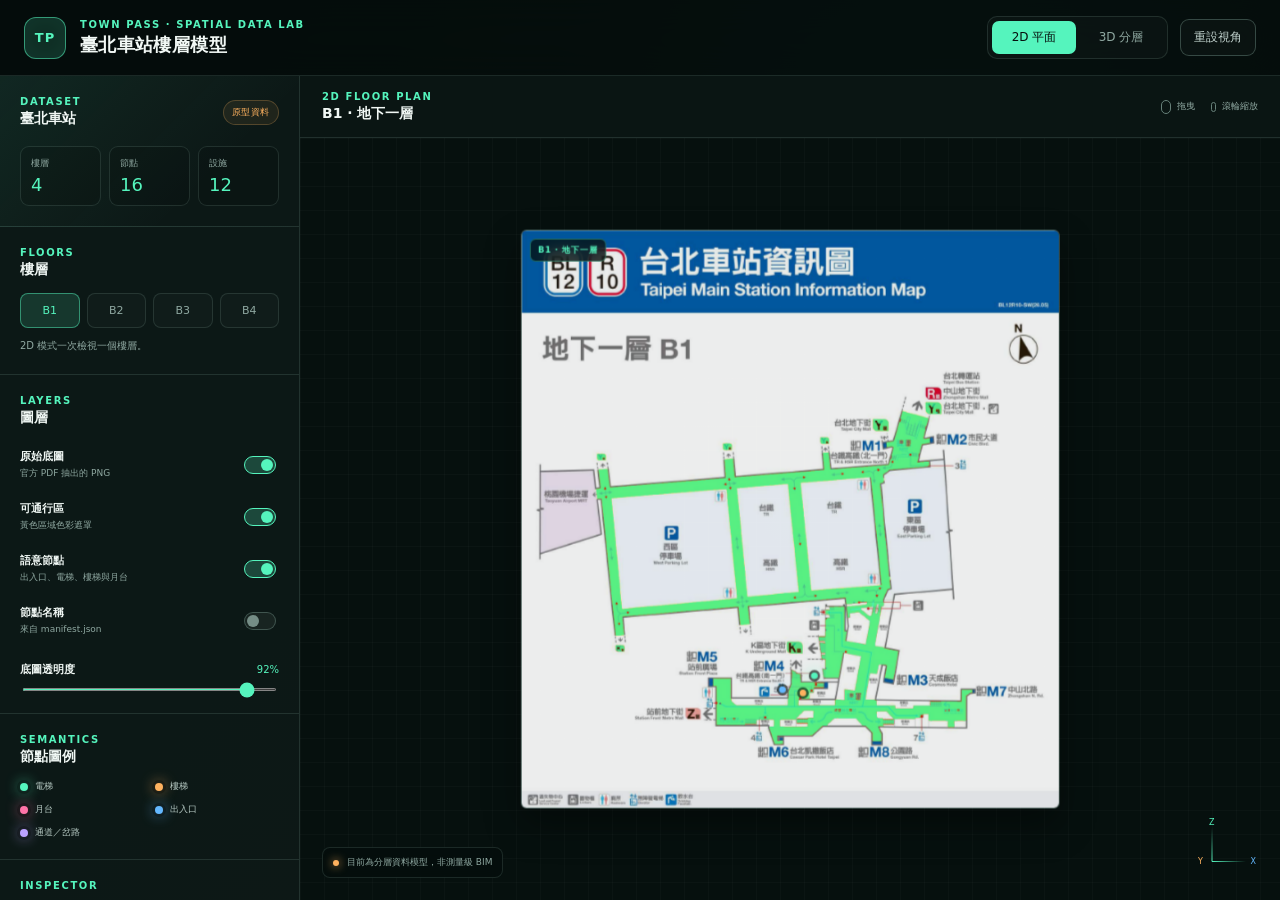
<file: floorplan_viewer/index.html>
<!doctype html>
<html lang="zh-Hant">
  <head>
    <meta charset="UTF-8" />
    <meta name="viewport" content="width=device-width, initial-scale=1.0" />
    <meta
      name="description"
      content="臺北車站 B1–B4 樓層圖 2D／3D 資料模型檢視器"
    />
    <title>臺北車站｜樓層模型檢視器</title>
    <link rel="stylesheet" href="./style.css" />
  </head>
  <body>
    <div class="app-shell">
      <header class="topbar">
        <div class="brand-block">
          <div class="brand-mark" aria-hidden="true">TP</div>
          <div>
            <p class="eyebrow">TOWN PASS · SPATIAL DATA LAB</p>
            <h1>臺北車站樓層模型</h1>
          </div>
        </div>

        <div class="topbar-actions">
          <div class="segmented" aria-label="檢視模式">
            <button class="mode-button" data-mode="2d" type="button" aria-pressed="false">
              2D 平面
            </button>
            <button class="mode-button" data-mode="3d" type="button" aria-pressed="false">
              3D 分層
            </button>
          </div>
          <button id="resetView" class="ghost-button" type="button">重設視角</button>
        </div>
      </header>

      <main class="workspace">
        <aside class="control-panel" aria-label="地圖控制">
          <section class="panel-section summary-section">
            <div class="section-heading">
              <div>
                <p class="section-kicker">DATASET</p>
                <h2 id="stationName">載入中…</h2>
              </div>
              <span id="dataStatus" class="status-pill">讀取中</span>
            </div>
            <dl class="summary-grid">
              <div><dt>樓層</dt><dd id="floorCount">—</dd></div>
              <div><dt>節點</dt><dd id="nodeCount">—</dd></div>
              <div><dt>設施</dt><dd id="facilityCount">—</dd></div>
            </dl>
          </section>

          <section class="panel-section">
            <div class="section-heading compact">
              <div>
                <p class="section-kicker">FLOORS</p>
                <h2>樓層</h2>
              </div>
            </div>
            <div id="floorButtons" class="floor-buttons" aria-label="選擇樓層"></div>
            <p id="floorHelp" class="control-help">2D 模式一次檢視一個樓層。</p>
          </section>

          <section class="panel-section">
            <div class="section-heading compact">
              <div>
                <p class="section-kicker">LAYERS</p>
                <h2>圖層</h2>
              </div>
            </div>
            <div class="toggle-list">
              <label class="toggle-row">
                <span><b>原始底圖</b><small>官方 PDF 抽出的 PNG</small></span>
                <input id="showBase" type="checkbox" checked />
              </label>
              <label class="toggle-row">
                <span><b>可通行區</b><small>黃色區域色彩遮罩</small></span>
                <input id="showMask" type="checkbox" checked />
              </label>
              <label class="toggle-row">
                <span><b>語意節點</b><small>出入口、電梯、樓梯與月台</small></span>
                <input id="showNodes" type="checkbox" checked />
              </label>
              <label class="toggle-row">
                <span><b>節點名稱</b><small>來自 manifest.json</small></span>
                <input id="showLabels" type="checkbox" />
              </label>
            </div>

            <label class="range-control" for="baseOpacity">
              <span><b>底圖透明度</b><output id="baseOpacityValue">92%</output></span>
              <input id="baseOpacity" type="range" min="15" max="100" value="92" />
            </label>

            <label id="spacingControl" class="range-control is-hidden" for="floorSpacing">
              <span><b>樓層間距</b><output id="floorSpacingValue">112</output></span>
              <input id="floorSpacing" type="range" min="40" max="220" value="112" />
            </label>
          </section>

          <section class="panel-section legend-section">
            <div class="section-heading compact">
              <div>
                <p class="section-kicker">SEMANTICS</p>
                <h2>節點圖例</h2>
              </div>
            </div>
            <div id="legend" class="legend"></div>
          </section>

          <section id="nodeInspector" class="panel-section inspector-section" aria-live="polite">
            <p class="section-kicker">INSPECTOR</p>
            <p class="empty-inspector">點選地圖上的節點查看資料。</p>
          </section>
        </aside>

        <section class="viewport-panel" aria-label="樓層模型">
          <div class="viewport-header">
            <div>
              <p id="viewEyebrow" class="section-kicker">2D FLOOR PLAN</p>
              <h2 id="viewTitle">B1 · 地下一層</h2>
            </div>
            <div class="interaction-help">
              <span><i class="mouse-icon"></i>拖曳</span>
              <span><i class="wheel-icon"></i>滾輪縮放</span>
            </div>
          </div>

          <div id="scene" class="scene mode-2d" tabindex="0">
            <div class="grid-floor" aria-hidden="true"></div>
            <div id="world" class="world"></div>
            <div id="loadingState" class="loading-state">
              <span class="loading-spinner"></span>
              <p>正在讀取地圖模型…</p>
            </div>
            <div id="errorState" class="error-state is-hidden" role="alert"></div>
            <div class="axis-widget" aria-hidden="true">
              <span class="axis-z">Z</span>
              <span class="axis-x">X</span>
              <span class="axis-y">Y</span>
            </div>
            <div class="prototype-note">
              <span class="pulse-dot"></span>
              目前為分層資料模型，非測量級 BIM
            </div>
          </div>
        </section>
      </main>
    </div>

    <script src="./app.js" defer></script>
  </body>
</html>
</file>
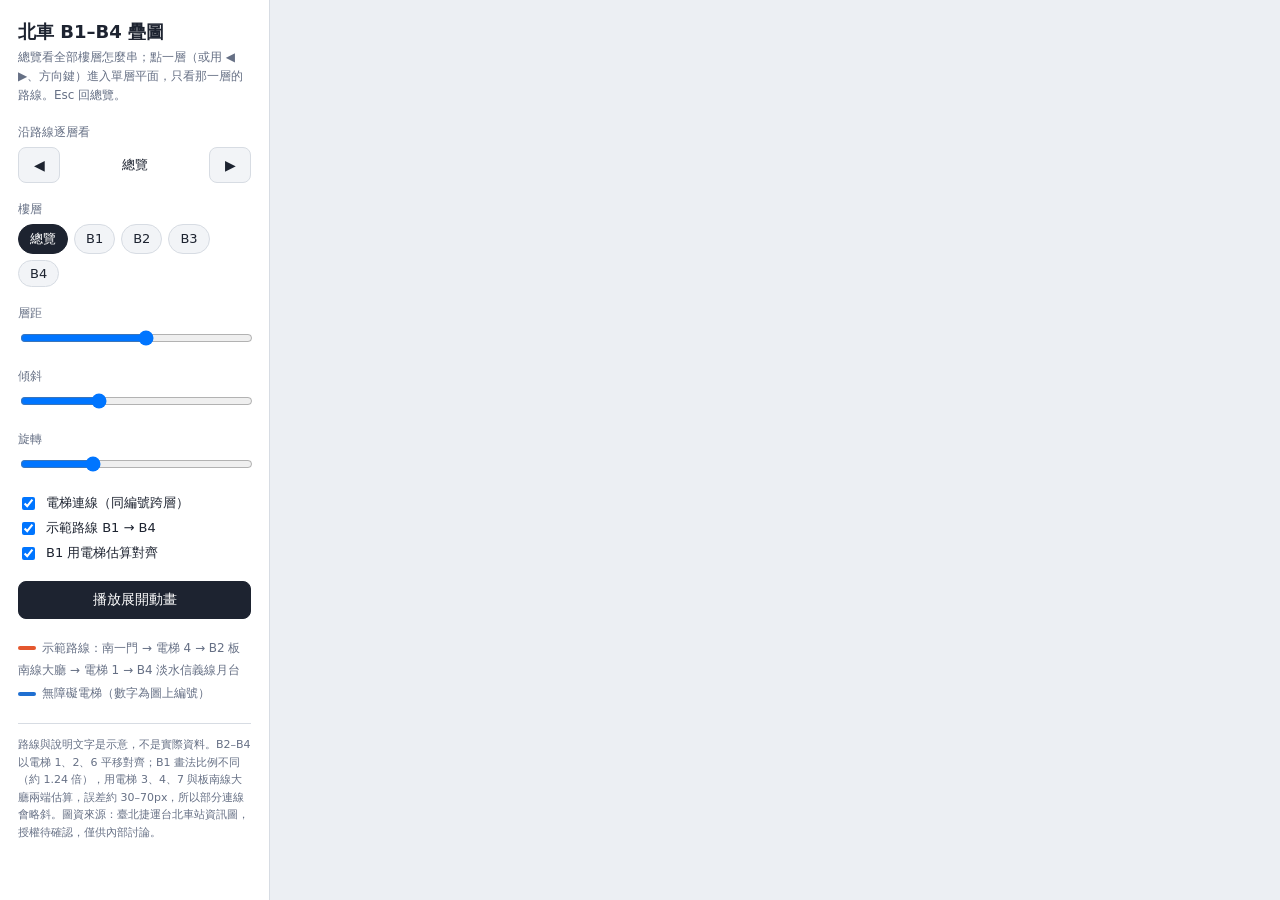
<file: tools/floor_stack/template.html>
<!doctype html>
<html lang="zh-Hant">
<head>
<meta charset="utf-8">
<meta name="viewport" content="width=device-width, initial-scale=1">
<title>北車四層疊圖</title>
<style>
  :root { --bg:#eceff3; --panel:#ffffff; --ink:#1d2330; --muted:#667085; --line:#d7dce3; --route:#e4572e; --elev:#1f6fd1; --chip:#f2f4f7; }
  * { box-sizing: border-box; }
  html, body { margin:0; height:100%; background:var(--bg); color:var(--ink);
    font-family:"Noto Sans TC","Microsoft JhengHei","PingFang TC",system-ui,sans-serif; }
  #wrap { display:flex; height:100%; }
  #side { width:270px; flex:none; padding:20px 18px; background:var(--panel); border-right:1px solid var(--line); overflow:auto; }
  #stage { flex:1; position:relative; min-height:0; }
  canvas { position:absolute; inset:0; width:100%; height:100%; display:block; }
  h1 { font-size:18px; margin:0 0 4px; }
  .sub { font-size:12px; color:var(--muted); margin:0 0 18px; line-height:1.6; }
  .group { margin-bottom:18px; transition:opacity .3s; }
  .group.muted { opacity:.38; pointer-events:none; }
  .label { font-size:12px; color:var(--muted); margin-bottom:6px; display:flex; justify-content:space-between; }
  .chips { display:flex; flex-wrap:wrap; gap:6px; }
  .chips button { border:1px solid var(--line); background:var(--chip); color:var(--ink); padding:5px 11px; border-radius:999px; font:inherit; font-size:13px; cursor:pointer; }
  .chips button[aria-pressed="true"] { background:var(--ink); color:#fff; border-color:var(--ink); }
  .stepper { display:flex; align-items:center; gap:8px; }
  .stepper button { width:42px; height:36px; border-radius:8px; border:1px solid var(--line); background:var(--chip); color:var(--ink); font-size:14px; cursor:pointer; }
  .stepper button:disabled { opacity:.35; cursor:default; }
  .stepper span { flex:1; text-align:center; font-size:13px; }
  input[type=range] { width:100%; }
  .check { display:flex; align-items:center; gap:8px; font-size:13px; margin:6px 0; cursor:pointer; }
  .btn { width:100%; padding:9px; border-radius:8px; border:1px solid var(--ink); background:var(--ink); color:#fff; font:inherit; font-size:14px; cursor:pointer; }
  .legend { font-size:12px; color:var(--muted); line-height:1.9; }
  .sw { display:inline-block; width:18px; height:4px; border-radius:2px; vertical-align:middle; margin-right:6px; }
  .note { font-size:11px; color:var(--muted); line-height:1.6; border-top:1px solid var(--line); padding-top:12px; }
  #caption { position:absolute; top:16px; left:50%; transform:translate(-50%,-8px); width:max-content; max-width:min(560px, calc(100% - 32px));
    display:flex; align-items:center; gap:12px; padding:10px 16px 10px 10px; background:#fff; border:1px solid var(--line); border-radius:12px;
    box-shadow:0 6px 20px rgba(20,30,50,.12); opacity:0; transition:opacity .3s, transform .3s; pointer-events:none; }
  #caption.show { opacity:1; transform:translate(-50%,0); }
  #capFloor { flex:none; background:var(--ink); color:#fff; font-weight:700; font-size:16px; border-radius:8px; padding:6px 10px; }
  #capText { font-size:15px; line-height:1.5; }
  @media (max-width:720px) {
    #wrap { flex-direction:column; height:auto; }
    #side { width:auto; border-right:0; border-bottom:1px solid var(--line); padding:16px; }
    #stage { flex:none; height:min(80vh, 130vw); }
  }
</style>
</head>
<body>
<div id="wrap">
  <aside id="side">
    <h1>北車 B1–B4 疊圖</h1>
    <p class="sub">總覽看全部樓層怎麼串；點一層（或用 ◀ ▶、方向鍵）進入單層平面，只看那一層的路線。Esc 回總覽。</p>

    <div class="group">
      <div class="label">沿路線逐層看</div>
      <div class="stepper"><button id="prev" aria-label="上一層">◀</button><span id="stepLabel">總覽</span><button id="next" aria-label="下一層">▶</button></div>
    </div>

    <div class="group">
      <div class="label">樓層</div>
      <div class="chips" id="chips">
        <button data-f="-1" aria-pressed="true">總覽</button>
        <button data-f="0">B1</button><button data-f="1">B2</button><button data-f="2">B3</button><button data-f="3">B4</button>
      </div>
    </div>

    <div id="sliders" class="group">
      <div class="group"><div class="label"><span>層距</span><span id="vGap"></span></div><input id="gap" type="range" min="0" max="700" value="380"></div>
      <div class="group"><div class="label"><span>傾斜</span><span id="vTilt"></span></div><input id="tilt" type="range" min="20" max="100" value="46"></div>
      <div class="group" style="margin-bottom:0"><div class="label"><span>旋轉</span><span id="vRot"></span></div><input id="rot" type="range" min="-60" max="60" value="-24"></div>
    </div>

    <div class="group">
      <label class="check"><input type="checkbox" id="showElev" checked>電梯連線（同編號跨層）</label>
      <label class="check"><input type="checkbox" id="showRoute" checked>示範路線 B1 → B4</label>
      <label class="check"><input type="checkbox" id="alignB1" checked>B1 用電梯估算對齊</label>
    </div>

    <div class="group"><button class="btn" id="play">播放展開動畫</button></div>

    <div class="group legend">
      <div><span class="sw" style="background:var(--route)"></span>示範路線：南一門 → 電梯 4 → B2 板南線大廳 → 電梯 1 → B4 淡水信義線月台</div>
      <div><span class="sw" style="background:var(--elev)"></span>無障礙電梯（數字為圖上編號）</div>
    </div>

    <p class="note">路線與說明文字是示意，不是實際資料。B2–B4 以電梯 1、2、6 平移對齊；B1 畫法比例不同（約 1.24 倍），用電梯 3、4、7 與板南線大廳兩端估算，誤差約 30–70px，所以部分連線會略斜。圖資來源：臺北捷運台北車站資訊圖，授權待確認，僅供內部討論。</p>
  </aside>
  <main id="stage">
    <canvas id="cv"></canvas>
    <div id="caption"><div id="capFloor"></div><div id="capText"></div></div>
  </main>
</div>

<script>
const LAYERS = __LAYERS__;
const FLOORS = [
  { id:"B1", name:"大廳・地下街",                key:"b1", M:[[1.2417,-0.0138,-115.49],[0.0138,1.2417,-339.12]], plate:[40,370,1405,1425] },
  { id:"B2", name:"板南線大廳",                  key:"b2", M:[[1,0,15],[0,1,-44]] },
  { id:"B3", name:"淡水信義線大廳・板南線月台", key:"b3", M:[[1,0,0],[0,1,0]] },
  { id:"B4", name:"淡水信義線月台",              key:"b4", M:[[1,0,8],[0,1,11]] },
];
const ID = [[1,0,0],[0,1,0]];
// elevator number -> stops [floorIndex, x, y] in that floor's own image pixels
const ELEV = {
  "1": [[1,988,1095],[2,1000,1043],[3,989,1040]],
  "2": [[2,1082,726],[3,1078,707]],
  "3": [[0,1041,600],[2,1188,385]],
  "4": [[0,652,1305],[1,606,1358]],
  "6": [[1,924,1348],[2,942,1312]],
  "7": [[0,1071,1302],[1,1212,1340]],
};
// one segment per floor walked; `via` = elevator used to arrive on this floor
const ROUTE = [
  { f:0,           pts:[[820,1100],[835,1180],[830,1290],[652,1300]],              say:"從南一門走到 4 號電梯，搭電梯下到 B2" },
  { f:1, via:"4",  pts:[[606,1358],[640,1338],[925,1330],[955,1250],[988,1095]],   say:"出電梯沿板南線大廳往東，走到 1 號電梯，搭到 B4" },
  { f:3, via:"1",  pts:[[989,1040],[1030,960],[1075,760]],                          say:"出電梯往北走，就到淡水信義線月台" },
];
const PASS = { 2: "這層不用出電梯：1 號電梯從 B2 直達 B4" };
const STEPS = [-1, ...ROUTE.map(s => s.f)];

const cv = document.getElementById("cv"), ctx = cv.getContext("2d");
const ui = id => document.getElementById(id);
const imgs = {};
const state = { focus:-1, gapAnim:null, anim:{ from:-1, to:-1, t0:0, dur:750 }, lastP:null };
const FONT = '"Noto Sans TC","Microsoft JhengHei",sans-serif';

const lerp = (a, b, t) => a + (b - a) * t;
const ease = t => t < .5 ? 4*t*t*t : 1 - Math.pow(-2*t + 2, 3) / 2;
function M(f) { return (f === 0 && !ui("alignB1").checked) ? ID : FLOORS[f].M; }
function apply(m, x, y) { return [m[0][0]*x + m[0][1]*y + m[0][2], m[1][0]*x + m[1][1]*y + m[1][2]]; }
function mul(a, b) { // a after b, both 2x3 affine
  return [[a[0][0]*b[0][0]+a[0][1]*b[1][0], a[0][0]*b[0][1]+a[0][1]*b[1][1], a[0][0]*b[0][2]+a[0][1]*b[1][2]+a[0][2]],
          [a[1][0]*b[0][0]+a[1][1]*b[1][0], a[1][0]*b[0][1]+a[1][1]*b[1][1], a[1][0]*b[0][2]+a[1][1]*b[1][2]+a[1][2]]];
}
function inv(m) {
  const d = m[0][0]*m[1][1] - m[0][1]*m[1][0];
  return [[ m[1][1]/d, -m[0][1]/d, (m[0][1]*m[1][2] - m[1][1]*m[0][2])/d],
          [-m[1][0]/d,  m[0][0]/d, (m[1][0]*m[0][2] - m[0][0]*m[1][2])/d]];
}
function plateOf(f) { const b = FLOORS[f].plate || LAYERS[FLOORS[f].key].bbox, p = 18; return [b[0]-p, b[1]-p, b[2]+p, b[3]+p]; }
const cornersOf = b => [[b[0],b[1]],[b[2],b[1]],[b[2],b[3]],[b[0],b[3]]];

// view parameters for the overview (from the sliders) or for one flat floor
function paramsOf(key) { return key < 0 ? { tilt:+ui("tilt").value/100, rot:+ui("rot").value, focus:-1 } : { tilt:1, rot:0, focus:key }; }

// common frame (x,y) on level z -> screen pixels
function base(v, z) {
  const th = v.rot * Math.PI / 180, c = Math.cos(th), s = Math.sin(th), t = v.tilt, cx = 720, cy = 880;
  return [[v.k*c,   -v.k*s,   v.ox - v.k*(c*cx - s*cy)],
          [v.k*t*s,  v.k*t*c, v.oy + v.k*(z - 1.5)*v.gap - v.k*t*(s*cx + c*cy)]];
}
function fitFor(p, W, H, gap) {
  const unit = { ...p, k:1, ox:0, oy:0, gap };
  let mnx = 1e9, mny = 1e9, mxx = -1e9, mxy = -1e9;
  for (const f of (p.focus < 0 ? [0,1,2,3] : [p.focus])) {
    const T = mul(base(unit, f), M(f));
    for (const [x, y] of cornersOf(plateOf(f))) {
      const [u, w] = apply(T, x, y); mnx = Math.min(mnx,u); mxx = Math.max(mxx,u); mny = Math.min(mny,w); mxy = Math.max(mxy,w);
    }
  }
  const dpr = window.devicePixelRatio || 1;
  const pad = 0.06 * Math.min(W, H), labelW = Math.min(170 * dpr, W * 0.3), top = p.focus < 0 ? 0 : 70 * dpr;  // room for floor labels / caption
  const k = Math.min((W - 2*pad - labelW) / (mxx - mnx), (H - 2*pad - top) / (mxy - mny));
  return { k, ox:(W + labelW)/2 - k*(mnx + mxx)/2, oy:(H + top)/2 - k*(mny + mxy)/2 };
}
function projector(v) {
  return {
    T: f => mul(base(v, f), M(f)),
    pt: (f, x, y) => apply(mul(base(v, f), M(f)), x, y),
    along: (fa, pa, fb, pb, t) => { // point on the straight 3D line between two stops
      const A = apply(M(fa), pa[0], pa[1]), B = apply(M(fb), pb[0], pb[1]);
      return apply(base(v, fa + (fb - fa)*t), lerp(A[0], B[0], t), lerp(A[1], B[1], t)); },
  };
}
// split a vertical link into one piece per floor gap, so each piece is drawn between the right layers
function pieces(fa, pa, fb, pb) {
  const out = []; if (fa === fb) return out;
  for (let l = Math.min(fa,fb) + 1; l <= Math.max(fa,fb); l++) out.push({ below:l, t0:((l-1) - fa)/(fb - fa), t1:(l - fa)/(fb - fa), fa, pa, fb, pb });
  return out;
}

let pending = false;
function requestDraw() { if (!pending) { pending = true; requestAnimationFrame(() => { pending = false; draw(); }); } }

function draw() {
  const dpr = window.devicePixelRatio || 1;
  const W = Math.round(cv.clientWidth * dpr), H = Math.round(cv.clientHeight * dpr);
  if (cv.width !== W || cv.height !== H) { cv.width = W; cv.height = H; }
  ctx.setTransform(1,0,0,1,0,0); ctx.clearRect(0,0,W,H);
  ui("vGap").textContent = ui("gap").value; ui("vTilt").textContent = ui("tilt").value + "%"; ui("vRot").textContent = ui("rot").value + "°";

  const an = state.anim, t = an.from === an.to ? 1 : Math.min(1, (performance.now() - an.t0) / an.dur), e = ease(t);
  const A = paramsOf(an.from), B = paramsOf(an.to), target = Math.max(+ui("gap").value, 1);
  const fa = fitFor(A, W, H, target), fb = fitFor(B, W, H, target);
  const v = { tilt:lerp(A.tilt,B.tilt,e), rot:lerp(A.rot,B.rot,e), k:lerp(fa.k,fb.k,e), ox:lerp(fa.ox,fb.ox,e), oy:lerp(fa.oy,fb.oy,e),
              gap: state.gapAnim ?? +ui("gap").value };
  const P = projector(v); state.lastP = P;
  const vis = f => lerp(A.focus < 0 || A.focus === f ? 1 : 0, B.focus < 0 || B.focus === f ? 1 : 0, e);
  const single = lerp(A.focus < 0 ? 0 : 1, B.focus < 0 ? 0 : 1, e);   // 0 = overview, 1 = one flat floor
  const solo = f => single * Math.max(0, 2*vis(f) - 1);                  // single-floor labels: only once that floor is mostly in view
  const showElev = ui("showElev").checked, showRoute = ui("showRoute").checked;
  const css = n => getComputedStyle(document.documentElement).getPropertyValue(n).trim();
  const cRoute = css("--route"), cElev = css("--elev");

  const line = (pts, color, width, dash) => {
    ctx.setTransform(1,0,0,1,0,0); ctx.beginPath(); pts.forEach(([x,y],i) => i ? ctx.lineTo(x,y) : ctx.moveTo(x,y));
    ctx.strokeStyle = color; ctx.lineWidth = width; ctx.setLineDash(dash || []); ctx.lineCap = "round"; ctx.lineJoin = "round"; ctx.stroke(); ctx.setLineDash([]);
  };
  const dot = ([x,y], color, r) => { ctx.setTransform(1,0,0,1,0,0); ctx.beginPath(); ctx.arc(x,y,r,0,7); ctx.fillStyle = color; ctx.fill(); ctx.lineWidth = 2*dpr; ctx.strokeStyle = "#fff"; ctx.stroke(); };
  const routeLine = pts => { line(pts, "rgba(255,255,255,.9)", 8*dpr); line(pts, cRoute, 4.5*dpr); };
  const tag = ([x,y], text, color, al) => {
    if (al <= 0.01) return;
    ctx.globalAlpha = al; dot([x,y], color, 7*dpr);
    ctx.font = `700 ${13*dpr}px ${FONT}`; const w = ctx.measureText(text).width + 18*dpr;
    ctx.fillStyle = color; ctx.beginPath(); ctx.roundRect(x + 12*dpr, y - 13*dpr, w, 26*dpr, 13*dpr); ctx.fill();
    ctx.fillStyle = "#fff"; ctx.textAlign = "left"; ctx.textBaseline = "middle"; ctx.fillText(text, x + 21*dpr, y);
    ctx.globalAlpha = 1;
  };
  const badge = ([x,y], no, al) => {
    if (al <= 0.01) return;
    ctx.setTransform(1,0,0,1,0,0); ctx.globalAlpha = al; ctx.font = `700 ${12*dpr}px system-ui,sans-serif`; ctx.textAlign = "center"; ctx.textBaseline = "middle";
    ctx.fillStyle = cElev; ctx.beginPath(); ctx.roundRect(x - 11*dpr, y - 31*dpr, 22*dpr, 18*dpr, 4*dpr); ctx.fill();
    ctx.fillStyle = "#fff"; ctx.fillText(no, x, y - 22*dpr); ctx.globalAlpha = 1;
  };

  const vert = { elev:[], route:[] };
  for (const stops of Object.values(ELEV))
    for (let i = 0; i + 1 < stops.length; i++) vert.elev.push(...pieces(stops[i][0], stops[i].slice(1), stops[i+1][0], stops[i+1].slice(1)));
  for (let i = 0; i + 1 < ROUTE.length; i++) vert.route.push(...pieces(ROUTE[i].f, ROUTE[i].pts.at(-1), ROUTE[i+1].f, ROUTE[i+1].pts[0]));

  for (let f = 3; f >= 0; f--) {
    const al = vis(f);
    if (al > 0.01) {
      const T = P.T(f), b = plateOf(f), L = LAYERS[FLOORS[f].key];
      const r = new Path2D(); r.rect(b[0], b[1], b[2]-b[0], b[3]-b[1]);
      ctx.globalAlpha = al;
      ctx.setTransform(T[0][0], T[1][0], T[0][1], T[1][1], T[0][2], T[1][2] + 9*dpr);   // slab shadow
      ctx.fillStyle = "rgba(60,70,90,.22)"; ctx.fill(r);
      ctx.setTransform(T[0][0], T[1][0], T[0][1], T[1][1], T[0][2], T[1][2]);
      ctx.fillStyle = "rgba(255,255,255,.84)"; ctx.fill(r);
      ctx.lineWidth = 1.5*dpr / v.k; ctx.strokeStyle = "rgba(60,70,90,.4)"; ctx.stroke(r);
      ctx.save(); ctx.clip(r); ctx.drawImage(imgs[FLOORS[f].key], 0, 0, L.w, L.h); ctx.restore();   // clip off header-bar remnants
      if (showElev) for (const stops of Object.values(ELEV)) for (const s of stops) if (s[0] === f) dot(P.pt(f, s[1], s[2]), cElev, 4.5*dpr);
      if (showRoute) for (const seg of ROUTE) if (seg.f === f) routeLine(seg.pts.map(([x,y]) => P.pt(f, x, y)));
      ctx.globalAlpha = 1;
    }
    // vertical links rising from this floor towards the one above (overview only)
    const va = f > 0 ? Math.min(vis(f), vis(f-1)) * (1 - single) : 0;
    if (va > 0.01) {
      ctx.globalAlpha = va;
      if (showElev) for (const p of vert.elev) if (p.below === f) line([P.along(p.fa,p.pa,p.fb,p.pb,p.t0), P.along(p.fa,p.pa,p.fb,p.pb,p.t1)], cElev, 2*dpr, [6*dpr, 5*dpr]);
      if (showRoute) for (const p of vert.route) if (p.below === f) routeLine([P.along(p.fa,p.pa,p.fb,p.pb,p.t0), P.along(p.fa,p.pa,p.fb,p.pb,p.t1)]);
      ctx.globalAlpha = 1;
    }
  }

  // floor labels beside each plate's left-most corner, drawn last so plates never cover them
  ctx.setTransform(1,0,0,1,0,0);
  for (let f = 0; f < 4; f++) {
    const al = vis(f); if (al <= 0.01) continue;
    const cs = cornersOf(plateOf(f)).map(([x,y]) => P.pt(f, x, y));
    const left = single > 0.5 ? cs.reduce((m, c) => c[0] + c[1] < m[0] + m[1] ? c : m)    // flat: top-left corner
                              : cs.reduce((m, c) => c[0] < m[0] - 0.5 ? c : m);            // overview: left-most corner
    ctx.globalAlpha = al; ctx.textAlign = "right"; ctx.textBaseline = "middle";
    ctx.fillStyle = "#1d2330"; ctx.font = `700 ${24*dpr}px ${FONT}`; ctx.fillText(FLOORS[f].id, left[0] - 14*dpr, left[1] - 11*dpr + 20*dpr*single);
    ctx.fillStyle = "#667085"; ctx.font = `${12*dpr}px ${FONT}`; ctx.fillText(FLOORS[f].name, left[0] - 14*dpr, left[1] + 12*dpr + 20*dpr*single);
  }
  ctx.globalAlpha = 1;

  if (showElev) for (const [no, stops] of Object.entries(ELEV)) {
    badge(P.pt(stops[0][0], stops[0][1], stops[0][2]), no, (1 - single) * vis(stops[0][0]));       // overview: at the highest stop
    for (const s of stops) badge(P.pt(s[0], s[1], s[2]), no, solo(s[0]));                            // single floor: every stop on it
  }
  if (showRoute) {
    for (let i = 1; i < ROUTE.length; i++) {          // where you leave / arrive on each floor
      const prev = ROUTE[i-1], cur = ROUTE[i];
      tag(P.pt(prev.f, ...prev.pts.at(-1)), `搭電梯 ${cur.via} ↓ 往 ${FLOORS[cur.f].id}`, cElev, solo(prev.f));
      tag(P.pt(cur.f, ...cur.pts[0]), `電梯 ${cur.via}・從 ${FLOORS[prev.f].id} 抵達`, cElev, solo(cur.f));
    }
    const s = ROUTE[0], end = ROUTE.at(-1);
    tag(P.pt(s.f, ...s.pts[0]), "起點 南一門", cRoute, vis(s.f));
    tag(P.pt(end.f, ...end.pts.at(-1)), "淡水信義線月台", cRoute, vis(end.f));
    for (const [f, text] of Object.entries(PASS)) {   // floors the route passes without walking
      const al = solo(+f); if (al <= 0.01) continue;
      const b = plateOf(+f), [x, y] = P.pt(+f, (b[0]+b[2])/2, (b[1]+b[3])/2);
      ctx.setTransform(1,0,0,1,0,0); ctx.globalAlpha = al; ctx.font = `700 ${15*dpr}px ${FONT}`;
      const w = ctx.measureText(text).width + 32*dpr;
      ctx.fillStyle = "#fff"; ctx.strokeStyle = cElev; ctx.lineWidth = 2*dpr; ctx.beginPath(); ctx.roundRect(x - w/2, y - 20*dpr, w, 40*dpr, 20*dpr); ctx.fill(); ctx.stroke();
      ctx.fillStyle = cElev; ctx.textAlign = "center"; ctx.textBaseline = "middle"; ctx.fillText(text, x, y); ctx.globalAlpha = 1;
    }
  }
  if (t < 1) requestDraw();
}

function syncUI() {
  const k = state.focus, i = STEPS.indexOf(k);
  document.querySelectorAll("#chips button").forEach(b => b.setAttribute("aria-pressed", +b.dataset.f === k));
  ui("sliders").classList.toggle("muted", k >= 0);
  ui("stepLabel").textContent = k < 0 ? "總覽" : FLOORS[k].id + (i > 0 ? `（第 ${i} / ${STEPS.length - 1} 層）` : "（路線不經過）");
  ui("prev").disabled = k === STEPS[0]; ui("next").disabled = k === STEPS.at(-1);
  const seg = ROUTE.find(s => s.f === k);
  ui("capFloor").textContent = k < 0 ? "" : FLOORS[k].id;
  ui("capText").textContent = k < 0 ? "" : seg ? seg.say : (PASS[k] || "路線不經過這層");
  ui("caption").classList.toggle("show", k >= 0);
}
function go(key) {
  if (key === state.focus) return;
  state.anim = { from:state.focus, to:key, t0:performance.now(), dur:750 };
  state.focus = key; syncUI(); requestDraw();
}
function step(dir) {
  const k = state.focus, i = STEPS.indexOf(k);
  if (i >= 0) return go(STEPS[Math.max(0, Math.min(STEPS.length - 1, i + dir))]);
  go(dir > 0 ? (STEPS.find(s => s > k) ?? STEPS.at(-1)) : ([...STEPS].reverse().find(s => s < k) ?? -1));
}
function play() {
  if (state.focus >= 0) go(-1);
  const target = +ui("gap").value, t0 = performance.now(), dur = 1400;
  const tick = () => { const t = Math.min(1, (performance.now() - t0) / dur); state.gapAnim = target * (1 - Math.pow(1 - t, 3)); draw();
    if (t < 1) requestAnimationFrame(tick); else { state.gapAnim = null; draw(); } };
  requestAnimationFrame(tick);
}
function floorAt(clientX, clientY) {   // which plate is under the pointer in the overview (top floor wins)
  if (state.focus >= 0 || !state.lastP) return null;
  const r = cv.getBoundingClientRect(), dpr = window.devicePixelRatio || 1, x = (clientX - r.left) * dpr, y = (clientY - r.top) * dpr;
  for (let f = 0; f < 4; f++) {
    const [u, w] = apply(inv(state.lastP.T(f)), x, y), b = plateOf(f);
    if (u >= b[0] && u <= b[2] && w >= b[1] && w <= b[3]) return f;
  }
  return null;
}

document.querySelectorAll("#chips button").forEach(b => b.addEventListener("click", () => go(+b.dataset.f)));
["gap","tilt","rot","showElev","showRoute","alignB1"].forEach(id => ui(id).addEventListener("input", requestDraw));
ui("play").addEventListener("click", play);
ui("prev").addEventListener("click", () => step(-1));
ui("next").addEventListener("click", () => step(1));
cv.addEventListener("click", e => { const f = floorAt(e.clientX, e.clientY); if (f !== null) go(f); });
cv.addEventListener("mousemove", e => { cv.style.cursor = floorAt(e.clientX, e.clientY) !== null ? "pointer" : "default"; });
window.addEventListener("keydown", e => {
  if (e.key === "ArrowRight") step(1); else if (e.key === "ArrowLeft") step(-1); else if (e.key === "Escape") go(-1);
});
window.addEventListener("resize", requestDraw);

Promise.all(Object.entries(LAYERS).map(([k, L]) => new Promise(res => { const im = new Image(); im.onload = () => { imgs[k] = im; res(); }; im.src = L.uri; })))
  .then(() => {
    const m = location.hash.match(/^#f(\d)$/);   // #f0..#f3 opens one floor directly, #static skips the intro animation
    if (m) { state.focus = +m[1]; state.anim = { from:state.focus, to:state.focus, t0:0, dur:1 }; }
    syncUI();
    const g = location.hash.match(/^#go(\d)$/);   // #go0..#go3: start at the overview, then animate into that floor
    if (g) { draw(); go(+g[1]); }
    else if (m || location.hash === "#static") draw(); else play();
  });
</script>
</body>
</html>
</file>
<file: floorplan_viewer/style.css>
:root {
  color-scheme: dark;
  --bg: #07100f;
  --panel: rgba(13, 25, 23, 0.94);
  --panel-soft: rgba(20, 38, 35, 0.76);
  --line: rgba(183, 230, 216, 0.13);
  --line-strong: rgba(183, 230, 216, 0.25);
  --text: #f1f8f5;
  --muted: #8fa8a1;
  --accent: #55f4bd;
  --accent-soft: rgba(85, 244, 189, 0.14);
  --blue: #64b8ff;
  --orange: #ffb25f;
  --pink: #ff74a8;
  --purple: #bca2ff;
  font-family:
    Inter, "PingFang TC", "Noto Sans TC", system-ui, -apple-system, sans-serif;
}

* {
  box-sizing: border-box;
}

html,
body {
  min-height: 100%;
  margin: 0;
}

body {
  overflow: hidden;
  color: var(--text);
  background:
    radial-gradient(circle at 72% 18%, rgba(36, 126, 101, 0.18), transparent 32%),
    linear-gradient(135deg, #050b0a, #091412 55%, #07100f);
}

button,
input {
  font: inherit;
}

button {
  color: inherit;
}

.app-shell {
  display: grid;
  grid-template-rows: 76px minmax(0, 1fr);
  height: 100vh;
}

.topbar {
  position: relative;
  z-index: 20;
  display: flex;
  align-items: center;
  justify-content: space-between;
  padding: 0 24px;
  border-bottom: 1px solid var(--line);
  background: rgba(5, 13, 12, 0.86);
  backdrop-filter: blur(18px);
}

.brand-block,
.topbar-actions,
.section-heading,
.interaction-help,
.range-control > span {
  display: flex;
  align-items: center;
}

.brand-block {
  gap: 14px;
}

.brand-mark {
  display: grid;
  width: 42px;
  height: 42px;
  place-items: center;
  border: 1px solid rgba(85, 244, 189, 0.55);
  border-radius: 12px;
  color: var(--accent);
  background: var(--accent-soft);
  font-size: 13px;
  font-weight: 800;
  letter-spacing: 0.08em;
  box-shadow: inset 0 0 24px rgba(85, 244, 189, 0.06);
}

.eyebrow,
.section-kicker {
  margin: 0 0 3px;
  color: var(--accent);
  font-size: 10px;
  font-weight: 700;
  letter-spacing: 0.16em;
}

h1,
h2,
p {
  margin-top: 0;
}

h1 {
  margin-bottom: 0;
  font-size: 18px;
  font-weight: 650;
  letter-spacing: 0.02em;
}

h2 {
  margin-bottom: 0;
  font-size: 14px;
  font-weight: 650;
}

.topbar-actions {
  gap: 12px;
}

.segmented {
  display: flex;
  gap: 3px;
  padding: 4px;
  border: 1px solid var(--line);
  border-radius: 10px;
  background: rgba(255, 255, 255, 0.025);
}

.mode-button,
.ghost-button,
.floor-button {
  border: 0;
  cursor: pointer;
  transition: 160ms ease;
}

.mode-button {
  min-width: 84px;
  padding: 8px 12px;
  border-radius: 7px;
  color: var(--muted);
  background: transparent;
  font-size: 12px;
}

.mode-button:hover,
.mode-button.is-active,
.mode-button[aria-pressed="true"] {
  color: #06100d;
  background: var(--accent);
}

.ghost-button {
  padding: 9px 13px;
  border: 1px solid var(--line-strong);
  border-radius: 9px;
  color: #c3d4cf;
  background: rgba(255, 255, 255, 0.025);
  font-size: 12px;
}

.ghost-button:hover {
  border-color: rgba(85, 244, 189, 0.5);
  color: var(--accent);
}

.workspace {
  display: grid;
  grid-template-columns: 300px minmax(0, 1fr);
  min-height: 0;
}

.control-panel {
  overflow-y: auto;
  border-right: 1px solid var(--line);
  background: var(--panel);
  scrollbar-width: thin;
  scrollbar-color: rgba(85, 244, 189, 0.25) transparent;
}

.panel-section {
  padding: 20px;
  border-bottom: 1px solid var(--line);
}

.summary-section {
  background: linear-gradient(135deg, rgba(85, 244, 189, 0.07), transparent 70%);
}

.section-heading {
  justify-content: space-between;
  gap: 10px;
  margin-bottom: 18px;
}

.section-heading.compact {
  margin-bottom: 14px;
}

.status-pill {
  padding: 5px 8px;
  border: 1px solid rgba(255, 178, 95, 0.24);
  border-radius: 999px;
  color: var(--orange);
  background: rgba(255, 178, 95, 0.08);
  font-size: 9px;
  letter-spacing: 0.06em;
}

.summary-grid {
  display: grid;
  grid-template-columns: repeat(3, 1fr);
  gap: 8px;
  margin: 0;
}

.summary-grid div {
  padding: 10px;
  border: 1px solid var(--line);
  border-radius: 9px;
  background: rgba(0, 0, 0, 0.12);
}

.summary-grid dt {
  margin-bottom: 4px;
  color: var(--muted);
  font-size: 9px;
}

.summary-grid dd {
  margin: 0;
  color: var(--accent);
  font-size: 18px;
  font-variant-numeric: tabular-nums;
}

.floor-buttons {
  display: grid;
  grid-template-columns: repeat(4, 1fr);
  gap: 7px;
}

.floor-button {
  position: relative;
  padding: 10px 4px;
  border: 1px solid var(--line);
  border-radius: 8px;
  color: var(--muted);
  background: rgba(255, 255, 255, 0.02);
  font-size: 11px;
}

.floor-button:hover,
.floor-button.is-active {
  border-color: rgba(85, 244, 189, 0.48);
  color: var(--accent);
  background: var(--accent-soft);
}

.floor-button.is-hidden-floor {
  opacity: 0.35;
  text-decoration: line-through;
}

.control-help,
.empty-inspector {
  margin: 10px 0 0;
  color: var(--muted);
  font-size: 10px;
  line-height: 1.6;
}

.toggle-list {
  display: grid;
  gap: 5px;
}

.toggle-row {
  display: flex;
  align-items: center;
  justify-content: space-between;
  gap: 16px;
  padding: 8px 0;
  cursor: pointer;
}

.toggle-row span {
  display: grid;
  gap: 3px;
}

.toggle-row b,
.range-control b {
  font-size: 11px;
  font-weight: 600;
}

.toggle-row small {
  color: var(--muted);
  font-size: 9px;
}

.toggle-row input {
  width: 32px;
  height: 18px;
  appearance: none;
  border: 1px solid var(--line-strong);
  border-radius: 999px;
  background: #182421;
  cursor: pointer;
  transition: 160ms ease;
}

.toggle-row input::after {
  display: block;
  width: 12px;
  height: 12px;
  margin: 2px;
  border-radius: 50%;
  background: #758d86;
  content: "";
  transition: 160ms ease;
}

.toggle-row input:checked {
  border-color: var(--accent);
  background: rgba(85, 244, 189, 0.22);
}

.toggle-row input:checked::after {
  transform: translateX(14px);
  background: var(--accent);
}

.range-control {
  display: grid;
  gap: 9px;
  margin-top: 18px;
}

.range-control > span {
  justify-content: space-between;
}

.range-control output {
  color: var(--accent);
  font-size: 10px;
  font-variant-numeric: tabular-nums;
}

input[type="range"] {
  height: 3px;
  accent-color: var(--accent);
  cursor: pointer;
}

.is-hidden {
  display: none !important;
}

.legend {
  display: grid;
  grid-template-columns: repeat(2, minmax(0, 1fr));
  gap: 10px;
}

.legend-item {
  display: flex;
  align-items: center;
  gap: 7px;
  color: #b8cbc5;
  font-size: 9px;
}

.legend-dot,
.node-dot {
  border-radius: 50%;
  box-shadow: 0 0 0 3px rgba(0, 0, 0, 0.28), 0 0 14px currentColor;
}

.legend-dot {
  width: 8px;
  height: 8px;
}

.kind-elevator { color: var(--accent); background: var(--accent); }
.kind-stairs { color: var(--orange); background: var(--orange); }
.kind-platform { color: var(--pink); background: var(--pink); }
.kind-entrance { color: var(--blue); background: var(--blue); }
.kind-junction { color: var(--purple); background: var(--purple); }

.inspector-section {
  min-height: 126px;
}

.inspector-card h3 {
  margin: 8px 0 5px;
  font-size: 13px;
}

.inspector-meta {
  display: flex;
  flex-wrap: wrap;
  gap: 6px;
  margin: 10px 0 0;
}

.inspector-meta span {
  padding: 4px 7px;
  border: 1px solid var(--line);
  border-radius: 6px;
  color: var(--muted);
  background: rgba(255, 255, 255, 0.025);
  font-size: 9px;
}

.viewport-panel {
  display: grid;
  grid-template-rows: 62px minmax(0, 1fr);
  min-width: 0;
  min-height: 0;
  background: #07100f;
}

.viewport-header {
  display: flex;
  align-items: center;
  justify-content: space-between;
  padding: 0 22px;
  border-bottom: 1px solid var(--line);
  background: rgba(11, 22, 20, 0.9);
}

.interaction-help {
  gap: 16px;
  color: var(--muted);
  font-size: 9px;
}

.interaction-help span {
  display: flex;
  align-items: center;
  gap: 6px;
}

.mouse-icon,
.wheel-icon {
  display: inline-block;
  border: 1px solid #668079;
}

.mouse-icon {
  width: 10px;
  height: 14px;
  border-radius: 5px;
}

.wheel-icon {
  width: 5px;
  height: 10px;
  border-radius: 4px;
}

.scene {
  position: relative;
  min-height: 0;
  overflow: hidden;
  outline: none;
  perspective: 1400px;
  cursor: grab;
  user-select: none;
  touch-action: none;
  background:
    radial-gradient(circle at center, rgba(31, 73, 62, 0.18), transparent 38%),
    linear-gradient(rgba(255, 255, 255, 0.018) 1px, transparent 1px),
    linear-gradient(90deg, rgba(255, 255, 255, 0.018) 1px, transparent 1px),
    #06100e;
  background-size: auto, 24px 24px, 24px 24px, auto;
}

.scene:active {
  cursor: grabbing;
}

.grid-floor {
  position: absolute;
  top: 50%;
  left: 50%;
  width: 1100px;
  height: 1100px;
  opacity: 0;
  background:
    linear-gradient(rgba(85, 244, 189, 0.1) 1px, transparent 1px),
    linear-gradient(90deg, rgba(85, 244, 189, 0.1) 1px, transparent 1px);
  background-size: 48px 48px;
  transform: translate(-50%, -50%) rotateX(70deg) translateZ(-260px);
  transition: opacity 200ms ease;
}

.mode-3d .grid-floor {
  opacity: 0.35;
}

.world {
  position: absolute;
  top: 50%;
  left: 50%;
  width: 0;
  height: 0;
  transform-style: preserve-3d;
  will-change: transform;
}

.floor-plane {
  position: absolute;
  top: 0;
  left: 0;
  overflow: hidden;
  border: 1px solid rgba(183, 230, 216, 0.32);
  border-radius: 7px;
  background: rgba(215, 230, 226, 0.08);
  box-shadow: 0 20px 45px rgba(0, 0, 0, 0.38);
  transform-origin: center;
  transform-style: preserve-3d;
  backface-visibility: visible;
  transition: opacity 180ms ease, filter 180ms ease;
}

.floor-plane.is-inactive-2d {
  display: none;
}

.floor-plane.is-hidden-3d {
  opacity: 0;
  pointer-events: none;
}

.floor-image,
.walkable-overlay,
.node-layer {
  position: absolute;
  inset: 0;
  width: 100%;
  height: 100%;
}

.floor-image {
  object-fit: fill;
  pointer-events: none;
}

.walkable-overlay {
  pointer-events: none;
  background: rgba(30, 255, 181, 0.6);
  filter: drop-shadow(0 0 5px rgba(30, 255, 181, 0.5));
  mask-repeat: no-repeat;
  mask-position: center;
  mask-size: 100% 100%;
  -webkit-mask-repeat: no-repeat;
  -webkit-mask-position: center;
  -webkit-mask-size: 100% 100%;
}

.floor-tag {
  position: absolute;
  top: 10px;
  left: 10px;
  z-index: 5;
  display: flex;
  align-items: center;
  gap: 7px;
  padding: 6px 9px;
  border: 1px solid rgba(85, 244, 189, 0.38);
  border-radius: 7px;
  color: var(--accent);
  background: rgba(5, 15, 12, 0.78);
  font-size: 10px;
  font-weight: 700;
  letter-spacing: 0.08em;
  backdrop-filter: blur(8px);
}

.node-button {
  position: absolute;
  z-index: 6;
  width: 18px;
  height: 18px;
  padding: 0;
  border: 0;
  border-radius: 50%;
  background: transparent;
  transform: translate(-50%, -50%);
  cursor: pointer;
}

.node-button::before {
  display: block;
  width: 8px;
  height: 8px;
  margin: 5px;
  border-radius: 50%;
  background: currentColor;
  box-shadow: 0 0 0 3px rgba(4, 13, 11, 0.62), 0 0 16px currentColor;
  content: "";
}

.node-button:hover::before,
.node-button.is-selected::before {
  transform: scale(1.5);
}

.node-label {
  position: absolute;
  top: 50%;
  left: 18px;
  display: none;
  width: max-content;
  max-width: 150px;
  padding: 3px 6px;
  border: 1px solid rgba(255, 255, 255, 0.12);
  border-radius: 4px;
  color: #eefbf7;
  background: rgba(4, 12, 10, 0.84);
  font-size: 8px;
  font-weight: 500;
  transform: translateY(-50%);
  pointer-events: none;
}

.show-labels .node-label {
  display: block;
}

.mode-3d .floor-plane {
  background: rgba(213, 230, 224, 0.11);
  box-shadow: 0 24px 48px rgba(0, 0, 0, 0.42), 0 0 0 1px rgba(85, 244, 189, 0.08);
}

.mode-3d .floor-plane::after {
  position: absolute;
  inset: auto 0 0;
  height: 5px;
  background: rgba(85, 244, 189, 0.16);
  content: "";
}

.axis-widget {
  position: absolute;
  right: 24px;
  bottom: 24px;
  width: 58px;
  height: 58px;
  color: var(--muted);
  font-size: 8px;
}

.axis-widget::before,
.axis-widget::after {
  position: absolute;
  bottom: 14px;
  left: 14px;
  width: 34px;
  height: 1px;
  background: linear-gradient(90deg, var(--accent), transparent);
  content: "";
  transform-origin: left;
}

.axis-widget::after {
  transform: rotate(-90deg);
}

.axis-z,
.axis-x,
.axis-y {
  position: absolute;
}

.axis-z { top: 0; left: 11px; color: var(--accent); }
.axis-x { right: 0; bottom: 10px; color: var(--blue); }
.axis-y { left: 0; bottom: 10px; color: var(--orange); }

.prototype-note {
  position: absolute;
  bottom: 22px;
  left: 22px;
  display: flex;
  align-items: center;
  gap: 8px;
  padding: 8px 10px;
  border: 1px solid var(--line);
  border-radius: 8px;
  color: var(--muted);
  background: rgba(5, 14, 12, 0.78);
  font-size: 9px;
  backdrop-filter: blur(10px);
}

.pulse-dot {
  width: 6px;
  height: 6px;
  border-radius: 50%;
  background: var(--orange);
  box-shadow: 0 0 10px var(--orange);
}

.loading-state,
.error-state {
  position: absolute;
  inset: 0;
  z-index: 20;
  display: grid;
  place-content: center;
  justify-items: center;
  gap: 12px;
  color: var(--muted);
  background: rgba(6, 16, 14, 0.9);
  font-size: 12px;
}

.loading-spinner {
  width: 30px;
  height: 30px;
  border: 2px solid rgba(85, 244, 189, 0.15);
  border-top-color: var(--accent);
  border-radius: 50%;
  animation: spin 800ms linear infinite;
}

.error-state {
  padding: 30px;
  color: #ffb8b8;
  text-align: center;
  line-height: 1.7;
}

@keyframes spin {
  to { transform: rotate(360deg); }
}

@media (max-width: 900px) {
  body { overflow: auto; }
  .app-shell { height: auto; min-height: 100vh; }
  .workspace { grid-template-columns: 1fr; }
  .control-panel { max-height: none; border-right: 0; }
  .viewport-panel { min-height: 720px; }
}

@media (max-width: 620px) {
  .app-shell { grid-template-rows: auto minmax(0, 1fr); }
  .topbar { align-items: flex-start; gap: 14px; padding: 15px; }
  .topbar,
  .topbar-actions { flex-wrap: wrap; }
  .brand-mark { display: none; }
  .interaction-help { display: none; }
  .viewport-panel { min-height: 620px; }
}
</file>
